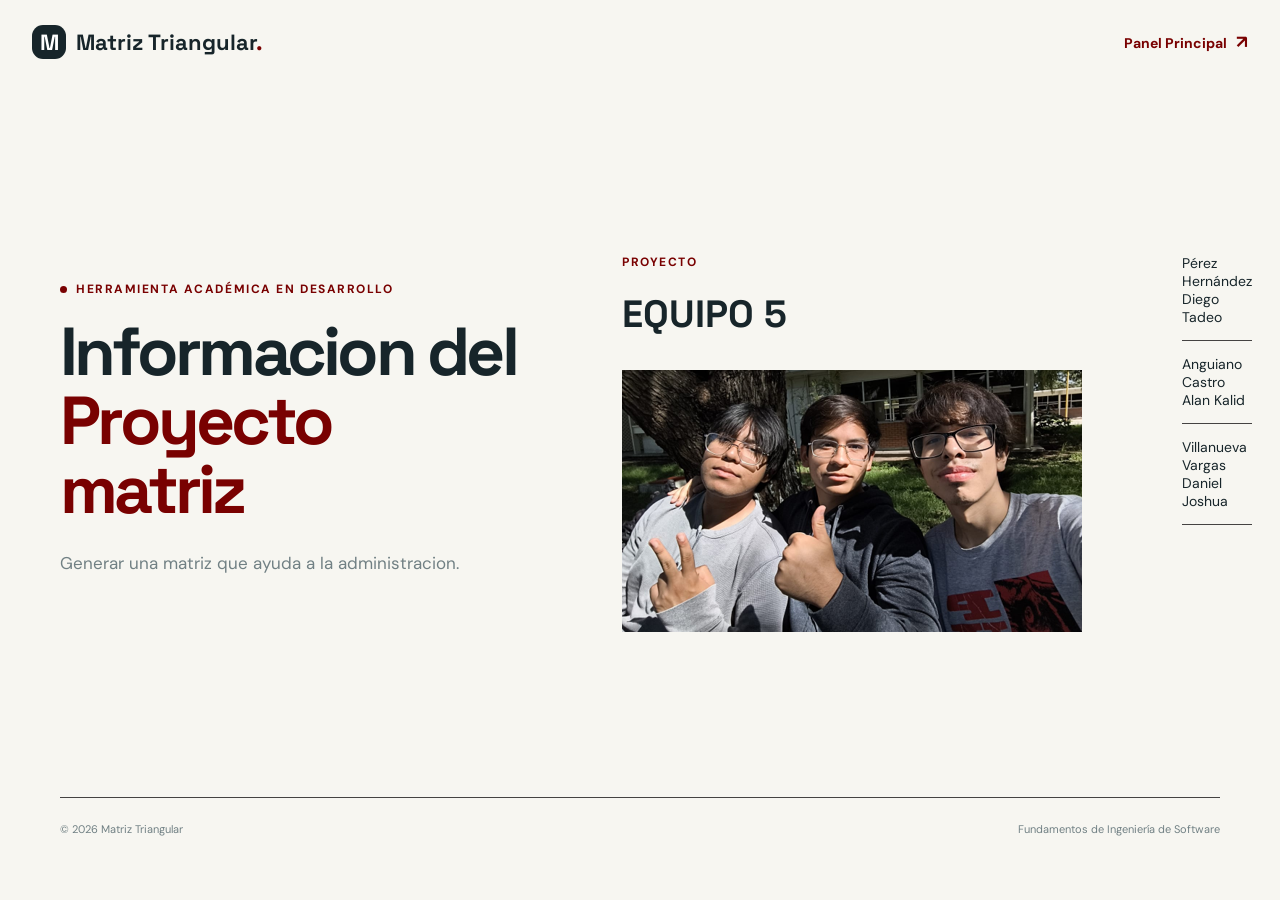
<file: index.html>
<!DOCTYPE html>
<html lang="es">

<head>
    <meta charset="UTF-8">
    <meta name="viewport" content="width=device-width, initial-scale=1.0">
    <title>Matriz Triangular | Inicio</title>

    <!-- Fuente de la página -->
    <link rel="preconnect" href="https://fonts.googleapis.com">
    <link rel="preconnect" href="https://fonts.gstatic.com" crossorigin>
    <link href="https://fonts.googleapis.com/css2?family=DM+Sans:wght@400;600;700&family=Space+Grotesk:wght@600;700&display=swap" rel="stylesheet">

    <link rel="stylesheet" href="css/style.css">
</head>

<body>
    <!-- Encabezado y boton de acceso al panel -->
    <header class="site-header">
        <a class="brand" href="index.html">
            <span class="brand-mark">M</span>
            <span>Matriz Triangular<span class="brand-accent">.</span></span>
        </a>

        <a class="header-action" href="html/panel.html">
            Panel Principal <span>↗</span>
        </a>
    </header>

    <main>
        <!-- Presentación principal de el index -->
        <section class="hero section-wrap">
            <div class="hero-copy">
                <p class="eyebrow">
                    <span class="eyebrow-dot"></span>
                    Herramienta académica en desarrollo
                </p>

                <h1>
                    Informacion del <em>Proyecto matriz</em>
                </h1>

                <p class="hero-text">
                    Generar una matriz que ayuda a la administracion.
                </p>
            </div>

        <!-- Integrantes del proyecto -->
        <section class="team section-wrap">
            <div>
                <p class="eyebrow">proyecto</p>
                <h2>Equipo 5</h2>
                <img src="resources/Equipo 5.png" alt="IMAGEN DE EQUIPO">
            </div>

            <div class="team-list">
                <span>Pérez Hernández Diego Tadeo</span>
                <span>Anguiano Castro Alan Kalid</span>
                <span>Villanueva Vargas Daniel Joshua</span>
            </div>
        </section>
    </main>
</body>
    <!-- Pie de pagina -->
    <footer class="site-footer section-wrap">
        <span>© 2026 Matriz Triangular</span>
        <span>Fundamentos de Ingeniería de Software</span>
    </footer>

</html>
</file>
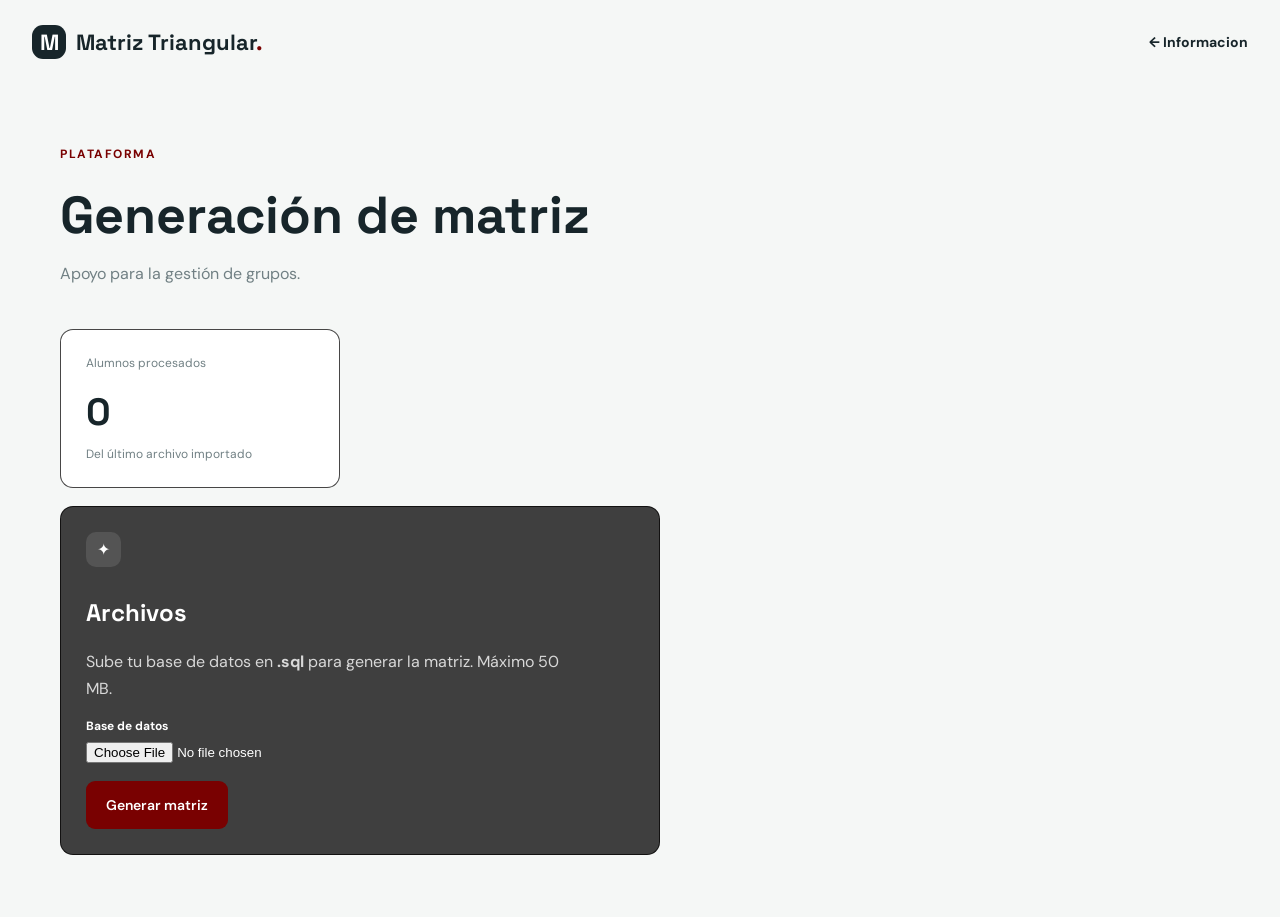
<file: html/panel.html>
<!DOCTYPE html>
<html lang="es">

<head>
    <meta charset="UTF-8">
    <meta name="viewport" content="width=device-width, initial-scale=1.0">
    <title>Matriz Triangular | Panel</title>

    <!-- Fuente y estilos compartidos con la página principal -->
    <link rel="preconnect" href="https://fonts.googleapis.com">
    <link rel="preconnect" href="https://fonts.gstatic.com" crossorigin>
    <link href="https://fonts.googleapis.com/css2?family=DM+Sans:wght@400;600;700&family=Space+Grotesk:wght@600;700&display=swap" rel="stylesheet">
    <link rel="stylesheet" href="../css/style.css">
</head>

<!--Encabezado de la pagina -->
<body class="panel-page">
    <header class="site-header">
        <a class="brand" href="../index.html">
            <span class="brand-mark">M</span>
            <span>Matriz Triangular<span class="brand-accent">.</span></span>
        </a>
        <!--Boton que te manda al index -->
        <a class="text-link dark-link" href="../index.html">
            ← Informacion
        </a>
    </header>

    <main class="panel-main section-wrap">
        <!-- Título del panel -->
        <section class="panel-heading">
            <p class="eyebrow">Plataforma</p>
            <h1>Generación de matriz</h1>
            <p class="body-copy">Apoyo para la gestión de grupos.</p>
        </section>

        <!-- Datos registrados -->
        <section class="metric-grid">
            <article class="metric-card">
                <span>Alumnos procesados</span>
                <strong id="total-alumnos">0</strong>
                <small>Del último archivo importado</small>
            </article>
        </section>

        <!-- Importación de la base de datos -->
        <section class="notice-card">
            <span class="notice-icon">✦</span>
            <h2>Archivos</h2>
            <p>
            Sube tu base de datos en <strong>.sql</strong>
            para generar la matriz. Máximo 50 MB.
            </p>
            <form id="form-importar">
                <label class="file-label" for="archivo">Base de datos</label>
                <input class="file-input" id="archivo" type="file"
                    accept=".sql,.sqlite3,.sqlite,.db" required>
                <button class="button button-primary" id="boton-importar" type="submit">
                    Generar matriz
                </button>
            </form>
            <p class="import-status" id="estado" role="status"></p>
        </section>

        <!-- Resultados; aparecen después de importar -->
        <section class="results" id="resultados" hidden>
            <div class="results-heading">
                <h2>Resultados</h2>
                <a class="button button-primary" id="descargar" download="matriz_resultados.xlsx">
                    Descargar Excel
                </a>
            </div>
            <ul id="advertencias"></ul>
            <div class="table-wrap">
                <table>
                    <thead>
                        <tr>
                            <th>Matrícula</th>
                            <th>Nombre</th>
                            <th>Semestre</th>
                            <th>Créditos</th>
                            <th>Materias</th>
                        </tr>
                    </thead>
                    <tbody id="filas"></tbody>
                </table>
            </div>
        </section>
    </main>

    <!--Anmimaciones -->
    <script src="../js/animaciones.js"></script>
    <!-- Subida de la base de datos y resultados -->
    <script src="../js/importar.js"></script>
</body>

</html>
</file>
<file: css/style.css>
/* ====================
   1. Colores generales
   ==================== */
:root {
    --fondo: #f7f6f1;
    --texto: #17252a;
    --gris: #718084;
    --rojo: #790101;
    --rojo-oscuro: #3f3f3f;
    --linea: #020000b9;
    --blanco: #ffffff;
    --verde-claro: #d8eee6;
}

/* ====================
   2. Base de la página
   ==================== */
* {
    box-sizing: border-box;
}

body {
    margin: 0;
    background: var(--fondo);
    color: var(--texto);
    font-family: 'DM Sans', Arial, sans-serif;
}

h1,
h2,
p {
    margin-top: 0;
}

h1,
h2 {
    font-family: 'Space Grotesk', sans-serif;
}

.section-wrap {
    width: min(1160px, calc(100% - 64px));
    margin: 0 auto;
}

/* ====================
   3. Encabezado
   ==================== */
.site-header {
    width: min(1280px, calc(100% - 64px));
    height: 84px;
    margin: auto;
    display: flex;
    align-items: center;
    justify-content: space-between;
}

.brand {
    display: flex;
    align-items: center;
    gap: 10px;
    color: var(--texto);
    font: 700 22px 'Space Grotesk', sans-serif;
    text-decoration: none;
}

.brand-mark {
    display: grid;
    width: 34px;
    height: 34px;
    place-items: center;
    border-radius: 11px;
    background: var(--texto);
    color: var(--blanco);
}

.brand-accent,
.header-action span {
    color: var(--rojo);
}

.header-action,
.text-link {
    color: var(--rojo);
    font-size: 14px;
    font-weight: 700;
    text-decoration: none;
}

.header-action span {
    margin-left: 6px;
    font-size: 18px;
}

.dark-link {
    color: var(--texto);
}

/* ====================
   4. Elementos reutilizables
   ==================== */
.eyebrow {
    display: flex;
    align-items: center;
    gap: 9px;
    margin-bottom: 20px;
    color: var(--rojo);
    font-size: 12px;
    font-weight: 700;
    letter-spacing: .13em;
    text-transform: uppercase;
}

.eyebrow-dot {
    width: 7px;
    height: 7px;
    border-radius: 50%;
    background: var(--rojo);
}

.button {
    border: 0;
    border-radius: 9px;
    padding: 15px 20px;
    font: 600 14px 'DM Sans', sans-serif;
    cursor: pointer;
}

.button-primary {
    background: var(--rojo);
    color: var(--blanco);
    text-decoration: none;
}

.button-primary span {
    margin-left: 18px;
    font-size: 18px;
}

.body-copy,
.hero-text {
    color: var(--gris);
    line-height: 1.7;
}

/* ====================
   5. Página de inicio
   ==================== */
.hero {
    min-height: 550px;
    display: grid;
    grid-template-columns: 1fr 1fr;
    align-items: center;
    gap: 70px;
    padding: 70px 0 60px;
}

.hero h1 {
    max-width: 600px;
    margin-bottom: 24px;
    font-size: clamp(43px, 5.3vw, 72px);
    line-height: 1.02;
    letter-spacing: -.055em;
}

.hero h1 em {
    color: var(--rojo);
    font-style: normal;
}

.hero-text {
    max-width: 500px;
    margin-bottom: 32px;
    font-size: 17px;
}

.hero-visual {
    position: relative;
    min-height: 430px;
    display: grid;
    place-items: center;
}

.visual-glow {
    position: absolute;
    width: 350px;
    height: 350px;
    border-radius: 50%;
    background: #eadada;
}

.dashboard-preview {
    position: relative;
    width: min(390px, 90%);
    padding: 27px;
    border: 1px solid #ffffffa6;
    border-radius: 18px;
    background: #fffffff2;
    box-shadow: 0 30px 65px #42616b25;
    transform: rotate(4deg);
}

.preview-label,
.preview-muted {
    font-size: 12px;
}

.preview-label {
    font-weight: 700;
}

.preview-muted {
    color: var(--gris);
}

.preview-number {
    display: block;
    margin-top: 28px;
    color: var(--rojo);
    font: 700 58px 'Space Grotesk', sans-serif;
}

.preview-number span {
    font-size: 25px;
}

.progress-bar {
    height: 9px;
    margin-top: 22px;
    border-radius: 9px;
    background: #e8eeee;
    overflow: hidden;
}

.progress-bar span {
    display: block;
    width: 86%;
    height: 100%;
    border-radius: inherit;
    background: var(--rojo);
}

.floating-card {
    position: absolute;
    display: flex;
    align-items: center;
    gap: 11px;
    padding: 13px 16px;
    border-radius: 12px;
    background: var(--blanco);
    box-shadow: 0 12px 30px #42616b22;
    font-size: 11px;
}

.floating-card-top {
    top: 55px;
    right: -5px;
}

.floating-card-bottom {
    bottom: 44px;
    left: 5px;
}

.status-icon,
.mini-avatar {
    display: grid;
    width: 30px;
    height: 30px;
    place-items: center;
    border-radius: 9px;
    background: var(--verde-claro);
    color: var(--rojo);
    font-weight: 700;
}

.mini-avatar {
    background: #eadada;
}

.team {
    display: grid;
    grid-template-columns: 1fr 1fr;
    gap: 100px;
    padding: 100px 0;
}

.team h2 {
    font-size: 38px;
    text-transform: uppercase;
}

.team-list {
    display: flex;
    flex-direction: column;
    gap: 14px;
}

.team-list span {
    padding-bottom: 14px;
    border-bottom: 1px solid var(--linea);
    font-size: 14px;
}

.site-footer {
    display: flex;
    justify-content: space-between;
    padding: 24px 0;
    border-top: 1px solid var(--linea);
    color: var(--gris);
    font-size: 11px;
}

/* ====================
   6. Panel
   ==================== */
.panel-page {
    background: #f5f7f6;
}

.panel-main {
    padding: 62px 0;
}

.panel-heading {
    margin-bottom: 42px;
}

.panel-heading h1 {
    margin-bottom: 12px;
    font-size: 52px;
}

.metric-grid {
    display: grid;
    justify-content: center;
    grid-template-columns: repeat(4, 1fr);
    
    gap: 14px;
}

.metric-card,
.notice-card {
    padding: 25px;
    border: 1px solid var(--linea);
    border-radius: 13px;
    background: var(--blanco);
}

.metric-card span,
.metric-card small {
    display: block;
    color: var(--gris);
    font-size: 12px;
}

.metric-card strong {
    display: block;
    margin: 17px 0 10px;
    font: 700 38px 'Space Grotesk', sans-serif;
}

.notice-card {
    max-width: 600px;
    margin-top: 18px;
    background: var(--rojo-oscuro);
    color: var(--blanco);
}

.notice-icon {
    display: grid;
    width: 35px;
    height: 35px;
    margin-bottom: 30px;
    place-items: center;
    border-radius: 10px;
    background: #ffffff1c;
}

.notice-card p {
    max-width: 500px;
    color: #d8d8d8;
    line-height: 1.7;
}

.file-label {
    display: block;
    margin-bottom: 8px;
    font-size: 12px;
    font-weight: 700;
}

.file-input {
    display: block;
    max-width: 100%;
    margin-bottom: 18px;
}

.button:disabled {
    opacity: .6;
    cursor: wait;
}

.import-status {
    margin: 16px 0 0;
    overflow-wrap: anywhere;
}

.import-status:empty {
    display: none;
}

.results {
    margin-top: 36px;
}

.results-heading {
    display: flex;
    flex-wrap: wrap;
    align-items: center;
    justify-content: space-between;
    gap: 14px;
    margin-bottom: 14px;
}

.results-heading h2 {
    margin: 0;
}

.table-wrap {
    max-height: 520px;
    overflow: auto;
    border: 1px solid var(--linea);
    border-radius: 13px;
    background: var(--blanco);
}

.table-wrap table {
    width: 100%;
    min-width: 700px;
    border-collapse: collapse;
    font-size: 13px;
}

.table-wrap th,
.table-wrap td {
    padding: 11px 14px;
    border-bottom: 1px solid #e3e3e3;
    text-align: left;
    vertical-align: top;
}

.table-wrap th {
    position: sticky;
    top: 0;
    background: var(--blanco);
}

/* ====================
   7. Animación y celular
   ==================== */
.animated-card {
    opacity: 0;
    transform: translateY(12px);
    transition: opacity .45s ease, transform .45s ease;
}

.animated-card.visible {
    opacity: 1;
    transform: translateY(0);
}

.dashboard-preview.animated-card {
    transform: translateY(12px) rotate(4deg);
}

.dashboard-preview.animated-card.visible {
    transform: translateY(0) rotate(4deg);
}

@media (max-width: 800px) {
    .site-header,
    .section-wrap {
        width: calc(100% - 38px);
    }

    .hero {
        grid-template-columns: 1fr;
        gap: 25px;
        padding-top: 45px;
    }

    .hero-visual {
        min-height: 350px;
    }

    .team {
        grid-template-columns: 1fr;
        gap: 30px;
    }

    .metric-grid {
        grid-template-columns: 1fr;
    }

    .site-footer {
        display: block;
    }

    .site-footer span {
        display: block;
        margin: 6px 0;
    }
}

@media (max-width: 500px) {
    .hero h1 {
        font-size: 43px;
    }

    .floating-card {
        transform: scale(.85);
    }

    .floating-card-top {
        right: -20px;
    }

    .floating-card-bottom {
        left: -18px;
    }
}
</file>
